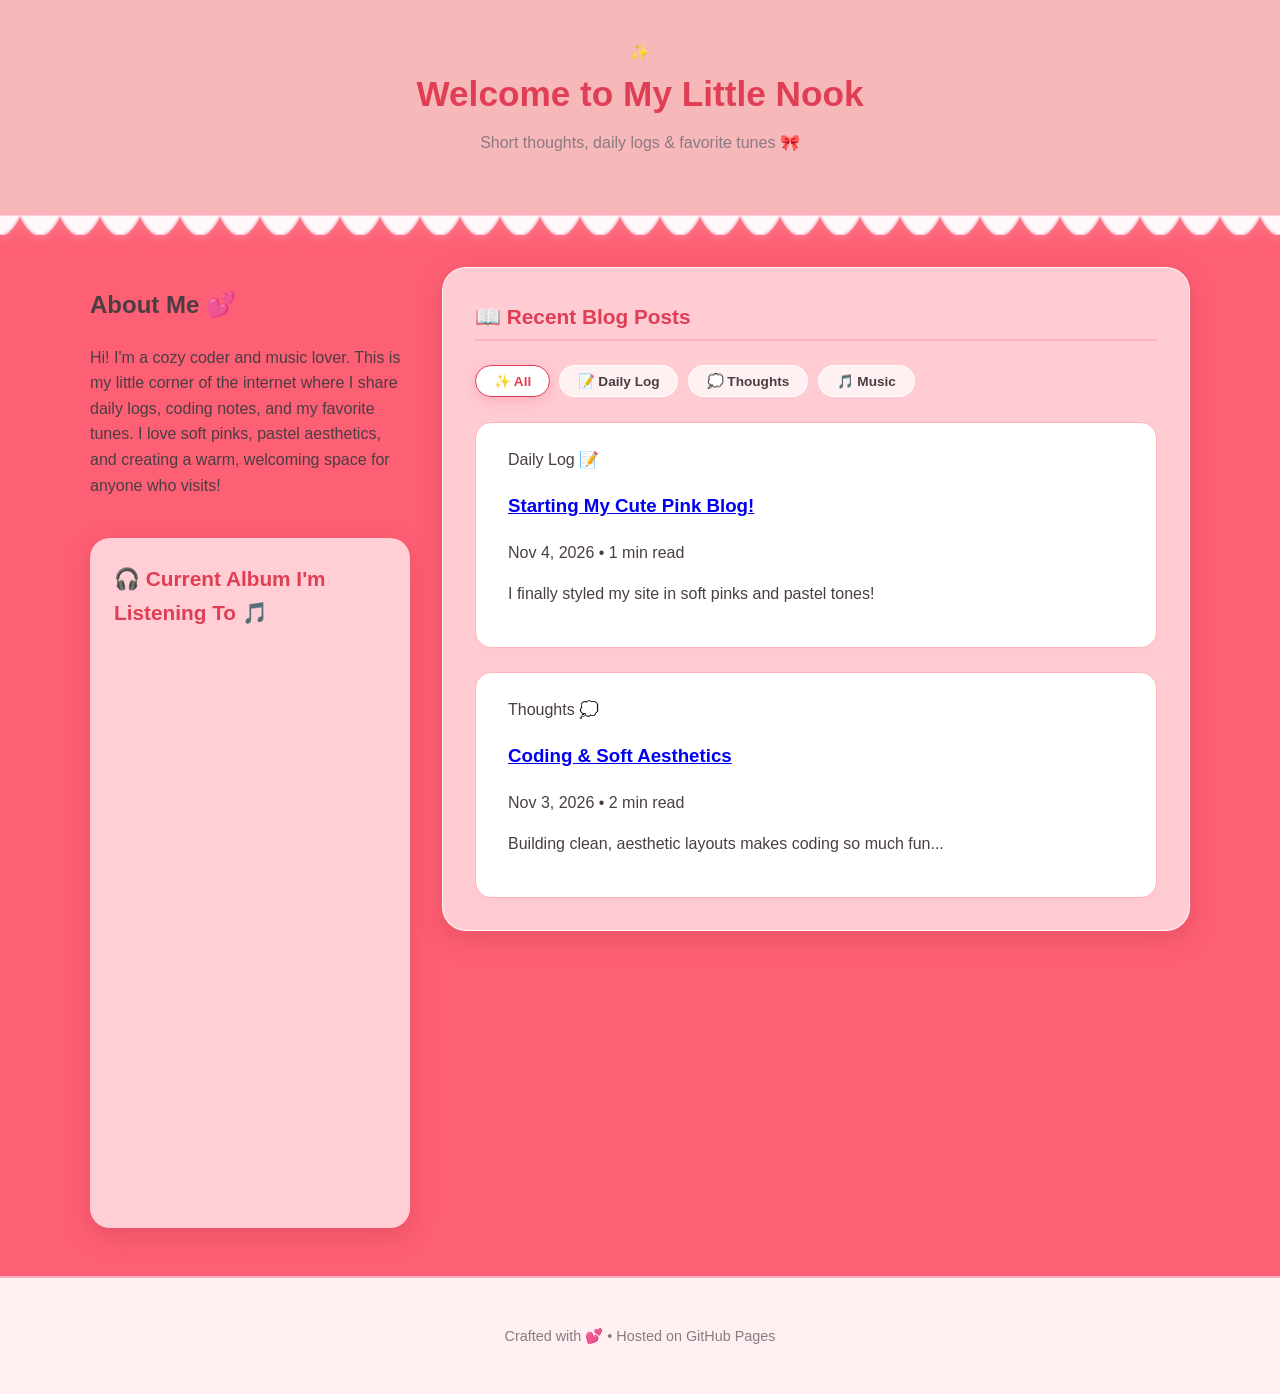
<file: index.html>
<!DOCTYPE html>
<html lang="en">

<head>
  <meta charset="UTF-8">
  <meta name="viewport" content="width=device-width, initial-scale=1.0">
  <title>🌸 My Cute Corner 🌸</title>
  <link rel="stylesheet" href="style.css">
</head>
<body>

  <header>
    <div class="header-content">
      <span class="sparkle">✨</span>
      <h1>Welcome to My Little Nook</h1>
      <p>Short thoughts, daily logs & favorite tunes 🎀</p>
    </div>
  </header>

  <!-- Cute Lace Decal Divider -->
  <div class="lace-divider"></div>

  <!-- Main Page Container with Two-Column Grid -->
  <main class="page-layout">

    <!-- LEFT COLUM: Sidebar (Music / About) -->
    <aside class="sidebar-column">
      <section class="about-card">
        <h2>About Me 💕</h2>
        <p>Hi! I'm a cozy coder and music lover. This is my little corner of the internet where I share daily logs, coding notes, and my favorite tunes. I love soft pinks, pastel aesthetics, and creating a warm, welcoming space for anyone who visits!</p>
      </section>
    
        <!-- Music Section Block -->
        <section class="music-card">
            <h2>🎧 Current Album I'm Listening To 🎵</h2>
            <iframe 
                data-testid="embed-iframe" 
                style="border-radius:12px" 
                src="https://open.spotify.com/embed/artist/66CXWjxzNUsdJxJ2JdwvnR?utm_source=generator&theme=0&si=58e4cea8f28f4dd7" 
                width="100%" 
                height="552" 
                frameBorder="0" 
                allowfullscreen="" 
                allow="autoplay; clipboard-write; encrypted-media; fullscreen; picture-in-picture" 
                loading="lazy">
            </iframe>
        </section>
    </aside>    

    <!-- RIGHT COLUMN: Main Content (Blog Posts) -->
     <section class="main-column">
        <div class="posts-section">
            <h2 class="posts-section-title">📖 Recent Blog Posts</h2>

            <!-- Category Filter Buttons -->
            <div class="filter-buttons">
                <button class="filter-btn active" data-category="all">✨ All</button>
                <button class="filter-btn" data-category="daily-log">📝 Daily Log</button>
                <button class="filter-btn" data-category="thoughts">💭 Thoughts</button>
                <button class="filter-btn" data-category="music">🎵 Music</button>
            </div>

        <!-- Flashcards Container -->
        <div class="flashcard-grid">
        
            <!-- Card 1 -->
            <article class="flashcard" data-category="daily-log">
                <span class="badge">Daily Log 📝</span>
                <h3><a href="posts/article_1.html">Starting My Cute Pink Blog!</a></h3>
                <p class="date">Nov 4, 2026 • 1 min read</p>
                <p class="preview-text">I finally styled my site in soft pinks and pastel tones!</p>
            </article>

            <!-- Card 2 -->
            <article class="flashcard" data-category="thoughts">
                <span class="badge">Thoughts 💭</span>
                <h3><a href="posts/article_2.html">Coding & Soft Aesthetics</a></h3>
                <p class="date">Nov 3, 2026 • 2 min read</p>
                <p class="preview-text">Building clean, aesthetic layouts makes coding so much fun...</p>
            </article>

        </div>
    </div>
    </section>

    <!-- Include JavaScript at the bottom of body -->
    <script src="script.js"></script>

</main>

  <footer>
    <p>Crafted with 💕 • Hosted on GitHub Pages</p>
  </footer>

</body>
</html>
</file>
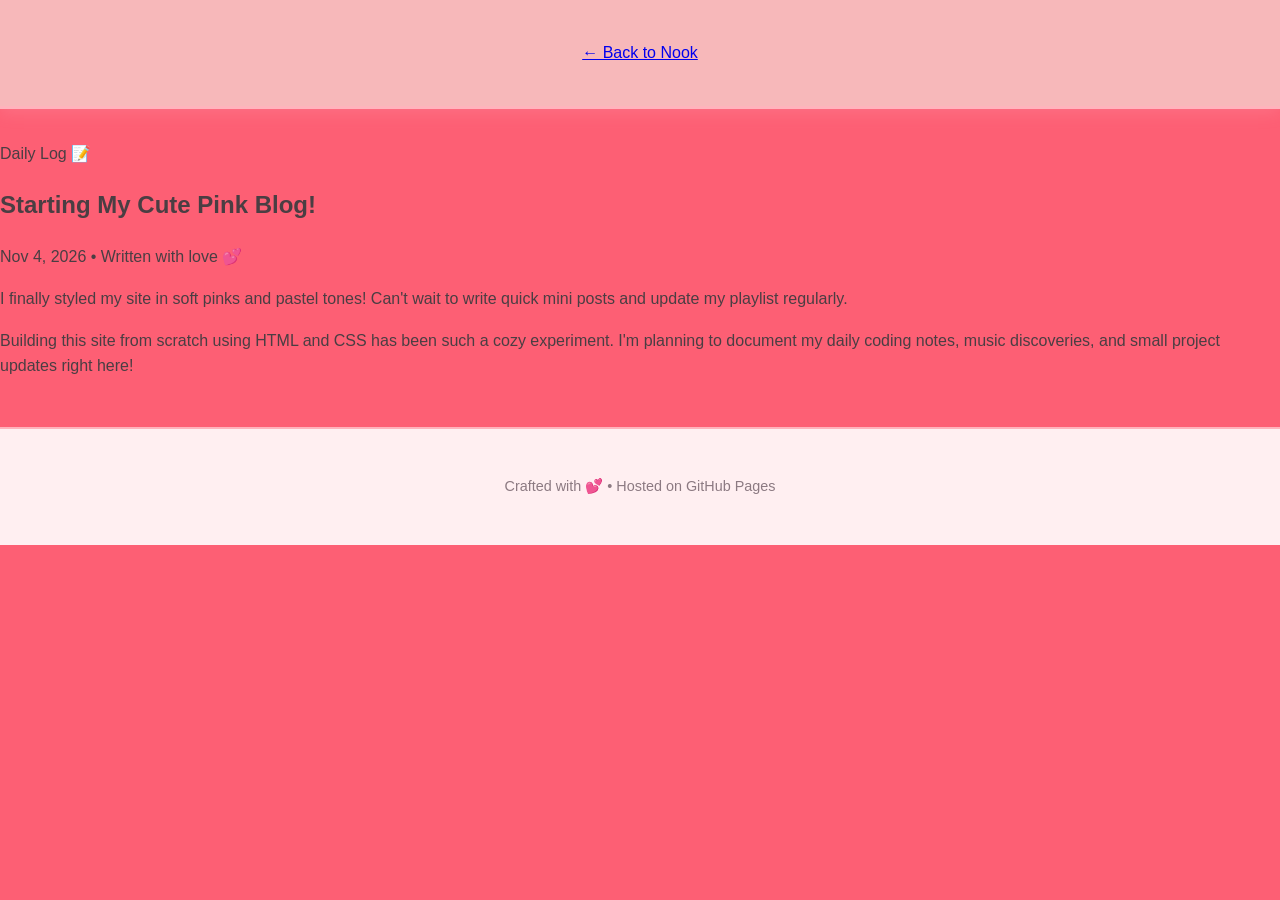
<file: posts/article_1.html>
<!DOCTYPE html>
<html lang="en">
<head>
  <meta charset="UTF-8">
  <meta name="viewport" content="width=device-width, initial-scale=1.0">
  <title>Starting My Cute Pink Blog! 🌸</title>
  <!-- Link back to root stylesheet -->
  <link rel="stylesheet" href="../style.css">
</head>
<body>

  <header>
    <a href="../index.html" class="back-link">← Back to Nook</a>
  </header>

  <main class="container">
    <article class="full-post-card">
      <span class="badge">Daily Log 📝</span>
      <h1>Starting My Cute Pink Blog!</h1>
      <p class="date">Nov 4, 2026 • Written with love 💕</p>
      
      <div class="post-content">
        <p>I finally styled my site in soft pinks and pastel tones! Can't wait to write quick mini posts and update my playlist regularly.</p>
        
        <p>Building this site from scratch using HTML and CSS has been such a cozy experiment. I'm planning to document my daily coding notes, music discoveries, and small project updates right here!</p>
      </div>
    </article>
  </main>

  <footer>
    <p>Crafted with 💕 • Hosted on GitHub Pages</p>
  </footer>

</body>
</html>
</file>
<file: style.css>
/* to format typography, layout, and other visual elements of a webpage */


:root {
  --bg-pink: #fd5f74;
  --card-bg: #ffffff;
  --accent-pink: #e03e54;
  --soft-pink: #ff8b9a;
  --text-dark: #4a3e43;
  --text-muted: #8c7a82;
  --border-color: #ffb3bc;
  --section-shadow: 0 8px 24px rgba(180, 40, 60, 0.25);
}

body {
  font-family: 'Segoe UI', Tahoma, Geneva, Verdana, sans-serif;
  color: var(--text-dark);
  margin: 0;
  padding: 0;
  line-height: 1.6;
  
  background-color: #fd5f74; 
}

/* 1. Header Section Block */
header {
  text-align: center;
  padding: 2.5rem 1rem;
  background: rgba(247, 193, 193, 0.92);
  border-bottom: 3px solid var(--border-color);
  box-shadow: 0 4px 15px rgba(255, 182, 193, 0.2);
  margin-bottom: 2rem;
}

header h1 {
  color: var(--accent-pink);
  margin: 0;
  font-size: 2.2rem;
}

header p {
  color: var(--text-muted);
  margin-top: 0.5rem;
}

/* Lace Decal Divider */
.lace-divider {
  width: 100%;
  height: 20px;
  margin-top: -2rem; /* Pulls lace right up against the header bottom border */
  margin-bottom: 2rem;
  background-image: url('data:image/svg+xml;utf8,<svg xmlns="http://www.w3.org/2000/svg" width="40" height="20" viewBox="0 0 40 20"><path d="M0,0 Q10,20 20,20 Q30,20 40,0 Z" fill="rgba(255, 255, 255, 0.95)" stroke="%23ffd1dc" stroke-width="2"/></svg>');
  background-repeat: repeat-x;
  background-position: top center;
  filter: drop-shadow(0 4px 6px rgba(255, 182, 193, 0.3));
}

/* 2. Two-Column Layout Container */
.page-layout {
  max-width: 1100px;
  margin: 0 auto;
  padding: 0 1.5rem;
  display: flex;
  gap: 2rem;
  align-items: flex-start; /* Keeps sidebar fixed to top */
}

/* Left Sidebar Column (Narrower Width for Music/Playlist) */
.sidebar-column {
  flex: 0 0 320px; /* Fixed width of 320px */
  display: flex;
  flex-direction: column;
  gap: 1.5rem;
  position: sticky;
  top: 1.5rem;
}

/* Right Main Column (Takes remaining width for Blog Posts) */
.main-column {
  flex: 1;
  display: flex;
  flex-direction: column;
  gap: 1.5rem;
}

/* Mobile Responsiveness: Stacks into a single column on small screens */
@media (max-width: 768px) {
  .page-layout {
    flex-direction: column;
  }

  .sidebar-column {
    flex: 1 1 auto;
    width: 100%;
    position: static;
  }
}

/* 3. Distinct Playlist Panel */
.music-card {
  background: rgba(255, 255, 255, 0.70);
  border: none;
  border-radius: 20px;
  padding: 1.5rem;
  box-shadow: var(--section-shadow);
}

.music-card h2 {
  margin-top: 0;
  color: var(--accent-pink);
  font-size: 1.3rem;
  margin-bottom: 1rem;
}

.playlist {
  list-style: none;
  padding: 0;
  margin: 1rem 0 0 0;
}

.playlist li {
  display: flex;
  justify-content: space-between;
  padding: 0.75rem 1rem;
  margin-bottom: 0.6rem;
  background-color: #fff9fa;
  border-radius: 10px;
  border-left: 5px solid var(--soft-pink);
}

/* 4. Distinct Blog Section Container */
.posts-section {
  background: rgba(255, 240, 245, 0.75);
  border-radius: 24px;
  padding: 2rem;
  border: 1px solid rgba(255, 255, 255, 0.8);
  box-shadow: var(--section-shadow);
}

.posts-section-title {
  color: var(--accent-pink);
  margin-top: 0;
  margin-bottom: 1.5rem;
  font-size: 1.3rem;
  border-bottom: 2px solid var(--border-color);
  padding-bottom: 0.4rem;
}

/* Flashcard Grid Layout */
.flashcard-grid {
  display: flex;
  flex-direction: column;
  gap: 1.5rem;
  width: 100%;
}

.flashcard {
  background: var(--card-bg);
  border-radius: 16px;
  padding: 1.5rem 2rem;
  box-shadow: 0 4px 12px rgba(255, 182, 193, 0.2);
  border: 1px solid var(--border-color);
  box-sizing: border-box;
  transition: transform 0.2s ease, box-shadow 0.2s ease;
}

.flashcard:hover {
  transform: translateY(-4px);
  box-shadow: 0 8px 20px rgba(255, 182, 193, 0.4);
}

/* 5. Footer Section Block */
footer {
  text-align: center;
  padding: 2rem;
  margin-top: 3rem;
  background: rgba(255, 255, 255, 0.9);
  border-top: 2px solid var(--border-color);
  color: var(--text-muted);
  font-size: 0.9rem;
}

/* Filter Buttons Row */
.filter-buttons {
  display: flex;
  gap: 0.6rem;
  flex-wrap: wrap;
  margin-bottom: 1.5rem;
}

.filter-btn {
  background: rgba(255, 255, 255, 0.7);
  backdrop-filter: blur(4px);
  color: #4a3e43;
  border: 1.5px solid rgba(255, 255, 255, 0.9);
  border-radius: 30px;
  padding: 0.45rem 1.1rem;
  font-size: 0.85rem;
  font-weight: 600;
  cursor: pointer;
  transition: all 0.25s ease;
}

.filter-btn:hover {
  background: rgba(255, 255, 255, 0.95);
  color: #e03e54;
  box-shadow: 0 0 12px rgba(255, 255, 255, 0.8);
  transform: translateY(-2px);
}

.filter-btn.active {
  background: #ffffff;
  color: #e03e54;
  font-weight: 700;
  border-color: #e03e54;
  box-shadow: 0 4px 14px rgba(224, 62, 84, 0.2);
}
</file>
